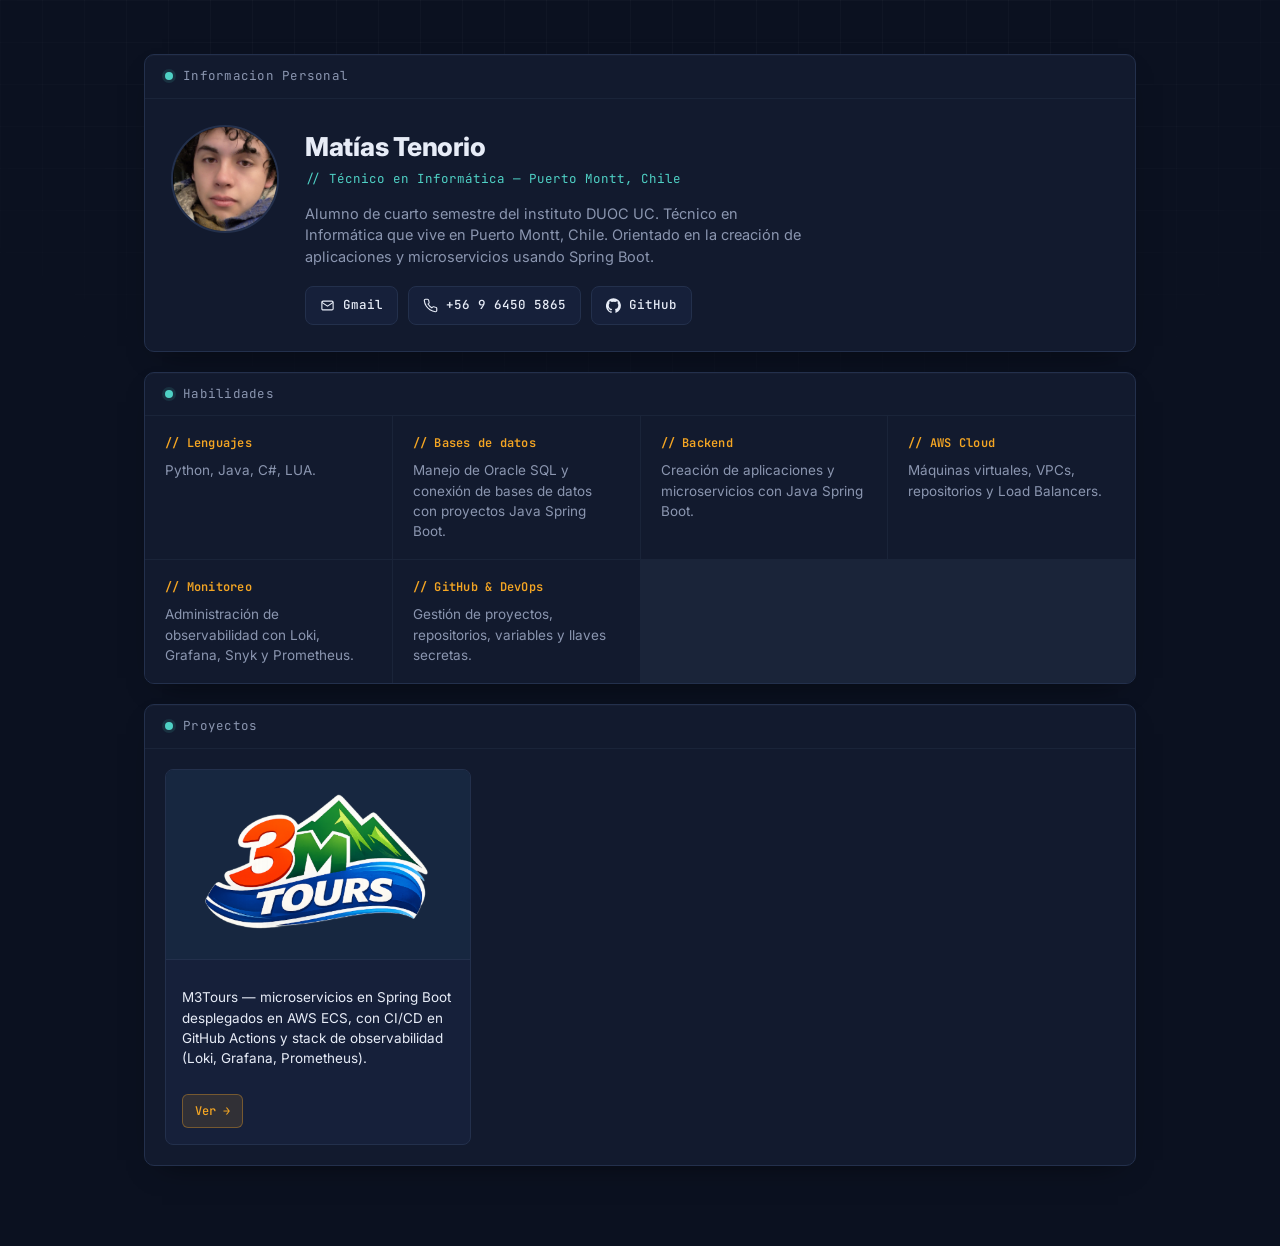
<file: index.html>
<!DOCTYPE html>
<html lang="es">
<head>
  <meta charset="UTF-8">
  <meta name="viewport" content="width=device-width, initial-scale=1.0">
  <title>Matías Tenorio — Portafolio</title>

  <!-- Fuentes: JetBrains Mono para la identidad "consola/monitoreo", Inter para el cuerpo de texto -->
  <link rel="preconnect" href="https://fonts.googleapis.com">
  <link href="https://fonts.googleapis.com/css2?family=JetBrains+Mono:wght@400;500;600;700&family=Inter:wght@400;500;600;700;800&display=swap" rel="stylesheet">

  <link rel="stylesheet" href="style.css">
</head>
<body>

  <!-- Textura de fondo tipo "grid de dashboard" -->
  <div class="grid-overlay" aria-hidden="true"></div>

  <div class="wrap">

    <!-- ============ HEADER ============ -->
    <header class="boot-line" aria-hidden="true">
      <span class="cursor"></span>
    </header>

    <main class="dashboard">

      <!-- ============ PANEL: PERFIL ============ -->
      <section class="panel profile-panel">
        <div class="panel-header">
          <span class="status-dot"></span>
          <span class="panel-label">Informacion Personal</span>
        </div>

        <div class="profile-content">

          <!-- Foto de perfil fija (no editable) -->
          <div class="avatar-wrap">
            <img id="avatar-img" class="avatar" src="avatar.jpg" alt="Foto de perfil de Matías Tenorio">
          </div>

          <div class="profile-info">
            <h1 class="profile-name">Matías Tenorio</h1>
            <p class="profile-role">// Técnico en Informática — Puerto Montt, Chile</p>
            <p class="profile-desc">
              Alumno de cuarto semestre del instituto DUOC UC. Técnico en Informática que vive en
              Puerto Montt, Chile. Orientado en la creación de aplicaciones y microservicios
              usando Spring Boot.
            </p>

            <!-- Botones de contacto -->
            <div class="contact-row">
              <a href="mailto:mtvj2701@gmail.com" class="btn btn-contact" id="btn-email">
                <svg viewBox="0 0 24 24" width="15" height="15" fill="none" stroke="currentColor" stroke-width="1.8">
                  <rect x="3" y="5" width="18" height="14" rx="2"></rect>
                  <path d="m3 7 9 6 9-6"></path>
                </svg>
                Gmail
              </a>

              <span class="btn btn-contact" id="btn-phone">
                <svg viewBox="0 0 24 24" width="15" height="15" fill="none" stroke="currentColor" stroke-width="1.8">
                  <path d="M22 16.9v3a2 2 0 0 1-2.2 2 19.8 19.8 0 0 1-8.6-3.1 19.5 19.5 0 0 1-6-6A19.8 19.8 0 0 1 2.1 4.2 2 2 0 0 1 4.1 2h3a2 2 0 0 1 2 1.7c.1.9.3 1.8.6 2.7a2 2 0 0 1-.4 2.1L8.1 9.7a16 16 0 0 0 6 6l1.2-1.2a2 2 0 0 1 2.1-.4c.9.3 1.8.5 2.7.6a2 2 0 0 1 1.9 2.2Z"></path>
                </svg>
                +56 9 6450 5865
              </span>

              <a href="https://github.com/MatiasTenorio" target="_blank" rel="noopener noreferrer" class="btn btn-contact">
                <svg viewBox="0 0 24 24" width="15" height="15" fill="currentColor">
                  <path d="M12 .5a12 12 0 0 0-3.8 23.4c.6.1.8-.3.8-.6v-2.2c-3.3.7-4-1.6-4-1.6-.6-1.4-1.4-1.8-1.4-1.8-1.1-.8.1-.7.1-.7 1.2.1 1.9 1.3 1.9 1.3 1.1 1.9 2.9 1.3 3.6 1 .1-.8.4-1.3.7-1.6-2.6-.3-5.4-1.4-5.4-6a4.7 4.7 0 0 1 1.2-3.2 4.4 4.4 0 0 1 .1-3.2s1-.3 3.3 1.2a11 11 0 0 1 6 0c2.3-1.5 3.3-1.2 3.3-1.2a4.4 4.4 0 0 1 .1 3.2 4.7 4.7 0 0 1 1.2 3.2c0 4.6-2.8 5.7-5.4 6 .4.4.8 1.1.8 2.2v3.3c0 .3.2.7.8.6A12 12 0 0 0 12 .5Z"></path>
                </svg>
                GitHub
              </a>
            </div>
          </div>
        </div>
      </section>

      <!-- ============ PANEL: HABILIDADES ============ -->
      <section class="panel skills-panel">
        <div class="panel-header">
          <span class="status-dot"></span>
          <span class="panel-label">Habilidades</span>
        </div>

        <div class="skills-grid">
          <article class="skill-card">
            <h3>// Lenguajes</h3>
            <p>Python, Java, C#, LUA.</p>
          </article>

          <article class="skill-card">
            <h3>// Bases de datos</h3>
            <p>Manejo de Oracle SQL y conexión de bases de datos con proyectos Java Spring Boot.</p>
          </article>

          <article class="skill-card">
            <h3>// Backend</h3>
            <p>Creación de aplicaciones y microservicios con Java Spring Boot.</p>
          </article>

          <article class="skill-card">
            <h3>// AWS Cloud</h3>
            <p>Máquinas virtuales, VPCs, repositorios y Load Balancers.</p>
          </article>

          <article class="skill-card">
            <h3>// Monitoreo</h3>
            <p>Administración de observabilidad con Loki, Grafana, Snyk y Prometheus.</p>
          </article>

          <article class="skill-card">
            <h3>// GitHub &amp; DevOps</h3>
            <p>Gestión de proyectos, repositorios, variables y llaves secretas.</p>
          </article>
        </div>
      </section>

      <!-- ============ PANEL: PROYECTOS ============ -->
      <section class="panel projects-panel">
        <div class="panel-header">
          <span class="status-dot"></span>
          <span class="panel-label">Proyectos</span>
        </div>

        <!-- Tarjeta de proyecto fija (no editable) -->
        <div class="projects-grid" id="projects-grid">
          <article class="project-card">
            <div class="project-image-wrap">
              <img class="project-image" src="m3tours-logo.png" alt="Logo de M3Tours">
            </div>

            <div class="project-body">
              <p class="project-desc">M3Tours — microservicios en Spring Boot desplegados en AWS ECS, con CI/CD en GitHub Actions y stack de observabilidad (Loki, Grafana, Prometheus).</p>

              <div class="project-link-row">
                <a class="btn-visit" href="https://github.com/MatiasTenorio/Proyecto-Fullstack-M3Tours" target="_blank" rel="noopener noreferrer">Ver →</a>
              </div>
            </div>
          </article>
        </div>
      </section>

    </main>
  </div>

  <script src="script.js"></script>
</body>
</html>
</file>
<file: style.css>
/* =========================================================================
   PORTAFOLIO — Matías Tenorio
   Identidad visual: panel de observabilidad / terminal DevOps.
   Se inspira en los dashboards de monitoreo (Grafana/Prometheus) que
   Matías usa a diario: fondo oscuro tipo consola, tarjetas como "paneles"
   de servicio, acentos ámbar/cian como los indicadores de estado.
   ========================================================================= */

:root {
  /* --- Paleta ------------------------------------------------------- */
  --bg: #0b1120;              /* fondo principal, azul-negro tipo consola */
  --bg-panel: #121a2e;        /* paneles */
  --bg-panel-hover: #16203a;
  --border: #23304c;
  --border-soft: #1a2439;
  --text-primary: #e7ecf7;
  --text-secondary: #8b96b0;
  --text-dim: #5b6685;
  --accent-cyan: #4fd1c5;     /* estado "activo", estructura */
  --accent-amber: #f5a623;    /* llamados a la acción */
  --accent-amber-soft: rgba(245, 166, 35, 0.12);
  --accent-cyan-soft: rgba(79, 209, 197, 0.12);
  --danger: #ef6b6b;

  /* --- Tipografía ----------------------------------------------------*/
  --font-mono: 'JetBrains Mono', ui-monospace, monospace;
  --font-body: 'Inter', system-ui, sans-serif;

  /* --- Radios / sombras ----------------------------------------------*/
  --radius: 10px;
  --shadow-panel: 0 1px 0 rgba(255, 255, 255, 0.02) inset, 0 12px 30px -18px rgba(0, 0, 0, 0.7);
}

* { box-sizing: border-box; }

html { scroll-behavior: smooth; }

body {
  margin: 0;
  background: var(--bg);
  color: var(--text-primary);
  font-family: var(--font-body);
  line-height: 1.5;
  -webkit-font-smoothing: antialiased;
}

/* Textura de fondo tipo grid de dashboard, muy sutil */
.grid-overlay {
  position: fixed;
  inset: 0;
  pointer-events: none;
  background-image:
    linear-gradient(to right, rgba(255, 255, 255, 0.025) 1px, transparent 1px),
    linear-gradient(to bottom, rgba(255, 255, 255, 0.025) 1px, transparent 1px);
  background-size: 42px 42px;
  mask-image: radial-gradient(ellipse 80% 60% at 50% 0%, black 40%, transparent 90%);
  z-index: 0;
}

.wrap {
  position: relative;
  z-index: 1;
  max-width: 1040px;
  margin: 0 auto;
  padding: 32px 24px 80px;
}

/* --- Foco de teclado visible, accesibilidad ---------------------------*/
a:focus-visible,
button:focus-visible,
input:focus-visible,
[contenteditable]:focus-visible {
  outline: 2px solid var(--accent-cyan);
  outline-offset: 2px;
}

@media (prefers-reduced-motion: reduce) {
  * { animation-duration: 0.001ms !important; transition-duration: 0.001ms !important; }
}

/* =========================================================================
   LÍNEA DE ARRANQUE (momento de entrada tipo terminal)
   ========================================================================= */

.boot-line {
  font-family: var(--font-mono);
  font-size: 13px;
  color: var(--text-secondary);
  margin: 0 0 22px;
  padding-left: 2px;
}

.prompt { color: var(--accent-cyan); }
.prompt-sep { color: var(--text-dim); margin-right: 8px; }
.boot-text { color: var(--text-primary); }

.cursor {
  color: var(--accent-amber);
  animation: blink 1s step-end infinite;
}

@keyframes blink {
  0%, 49% { opacity: 1; }
  50%, 100% { opacity: 0; }
}

/* =========================================================================
   LAYOUT GENERAL
   ========================================================================= */

.dashboard {
  display: grid;
  gap: 20px;
}

.panel {
  background: var(--bg-panel);
  border: 1px solid var(--border);
  border-radius: var(--radius);
  box-shadow: var(--shadow-panel);
  overflow: hidden;
  animation: rise 0.5s ease both;
}

.skills-panel { animation-delay: 0.08s; }
.projects-panel { animation-delay: 0.16s; }

@keyframes rise {
  from { opacity: 0; transform: translateY(10px); }
  to { opacity: 1; transform: translateY(0); }
}

.panel-header {
  display: flex;
  align-items: center;
  gap: 10px;
  padding: 12px 20px;
  border-bottom: 1px solid var(--border-soft);
  font-family: var(--font-mono);
  font-size: 12.5px;
  color: var(--text-secondary);
}

.status-dot {
  width: 8px;
  height: 8px;
  border-radius: 50%;
  background: var(--accent-cyan);
  box-shadow: 0 0 0 3px var(--accent-cyan-soft);
  flex-shrink: 0;
}

.panel-label { letter-spacing: 0.02em; }

.panel-tag {
  margin-left: auto;
  text-transform: uppercase;
  font-size: 10.5px;
  letter-spacing: 0.08em;
  color: var(--accent-cyan);
  background: var(--accent-cyan-soft);
  border: 1px solid rgba(79, 209, 197, 0.35);
  padding: 2px 8px;
  border-radius: 20px;
}

/* =========================================================================
   PANEL DE PERFIL
   ========================================================================= */

.profile-content {
  display: flex;
  gap: 26px;
  padding: 26px;
  align-items: flex-start;
}

.avatar-wrap {
  position: relative;
  flex-shrink: 0;
  width: 108px;
  height: 108px;
}

.avatar {
  width: 108px;
  height: 108px;
  border-radius: 50%;
  object-fit: cover;
  border: 2px solid var(--border);
}

.profile-info { min-width: 0; }

.profile-name {
  margin: 2px 0 4px;
  font-size: 26px;
  font-weight: 800;
  letter-spacing: -0.01em;
}

.profile-role {
  margin: 0 0 14px;
  font-family: var(--font-mono);
  font-size: 12.5px;
  color: var(--accent-cyan);
}

.profile-desc {
  margin: 0 0 18px;
  color: var(--text-secondary);
  font-size: 14.5px;
  max-width: 56ch;
}

.contact-row {
  display: flex;
  flex-wrap: wrap;
  gap: 10px;
}

.btn {
  display: inline-flex;
  align-items: center;
  gap: 8px;
  font-family: var(--font-mono);
  font-size: 12.5px;
  font-weight: 500;
  color: var(--text-primary);
  background: var(--bg-panel-hover);
  border: 1px solid var(--border);
  padding: 9px 14px;
  border-radius: 8px;
  cursor: pointer;
  text-decoration: none;
  transition: border-color 0.15s ease, color 0.15s ease, background 0.15s ease;
}

.btn:hover {
  border-color: var(--accent-cyan);
  color: var(--accent-cyan);
}

/* =========================================================================
   PANEL DE HABILIDADES
   ========================================================================= */

.skills-grid {
  display: grid;
  grid-template-columns: repeat(auto-fit, minmax(220px, 1fr));
  gap: 1px;
  background: var(--border-soft);
}

.skill-card {
  background: var(--bg-panel);
  padding: 18px 20px;
  transition: background 0.15s ease;
}

.skill-card:hover { background: var(--bg-panel-hover); }

.skill-card h3 {
  margin: 0 0 8px;
  font-family: var(--font-mono);
  font-size: 12px;
  font-weight: 600;
  color: var(--accent-amber);
  letter-spacing: 0.02em;
}

.skill-card p {
  margin: 0;
  font-size: 13.5px;
  color: var(--text-secondary);
}

/* =========================================================================
   PANEL DE PROYECTOS
   ========================================================================= */

.projects-grid {
  display: grid;
  grid-template-columns: repeat(auto-fill, minmax(240px, 1fr));
  gap: 16px;
  padding: 20px;
}

.project-card {
  position: relative;
  background: var(--bg-panel-hover);
  border: 1px solid var(--border);
  border-radius: 8px;
  overflow: hidden;
  display: flex;
  flex-direction: column;
  transition: border-color 0.15s ease;
}

.project-card:hover { border-color: var(--border); }
.project-card:focus-within { border-color: var(--accent-cyan); }

.project-image-wrap {
  position: relative;
  width: 100%;
  aspect-ratio: 16 / 10;
  background: var(--bg);
  border-bottom: 1px solid var(--border);
}

.project-image {
  width: 100%;
  height: 100%;
  object-fit: cover;
  display: block;
}

.project-body {
  padding: 14px 16px 16px;
  display: flex;
  flex-direction: column;
  gap: 12px;
  flex: 1;
}

.project-desc {
  font-size: 13.5px;
  color: var(--text-primary);
  outline: none;
  min-height: 40px;
}

.project-link-row {
  display: flex;
  gap: 8px;
  margin-top: auto;
}

.btn-visit {
  font-family: var(--font-mono);
  font-size: 12px;
  font-weight: 500;
  color: var(--accent-amber);
  background: var(--accent-amber-soft);
  border: 1px solid rgba(245, 166, 35, 0.35);
  padding: 7px 12px;
  border-radius: 6px;
  text-decoration: none;
  white-space: nowrap;
  transition: background 0.15s ease, border-color 0.15s ease;
}

.btn-visit:hover {
  background: rgba(245, 166, 35, 0.2);
  border-color: var(--accent-amber);
}

/* =========================================================================
   RESPONSIVE
   ========================================================================= */

@media (max-width: 640px) {
  .profile-content { flex-direction: column; align-items: center; text-align: center; }
  .profile-desc { max-width: none; }
  .contact-row { justify-content: center; }
  .panel-header { flex-wrap: wrap; }
}
</file>
